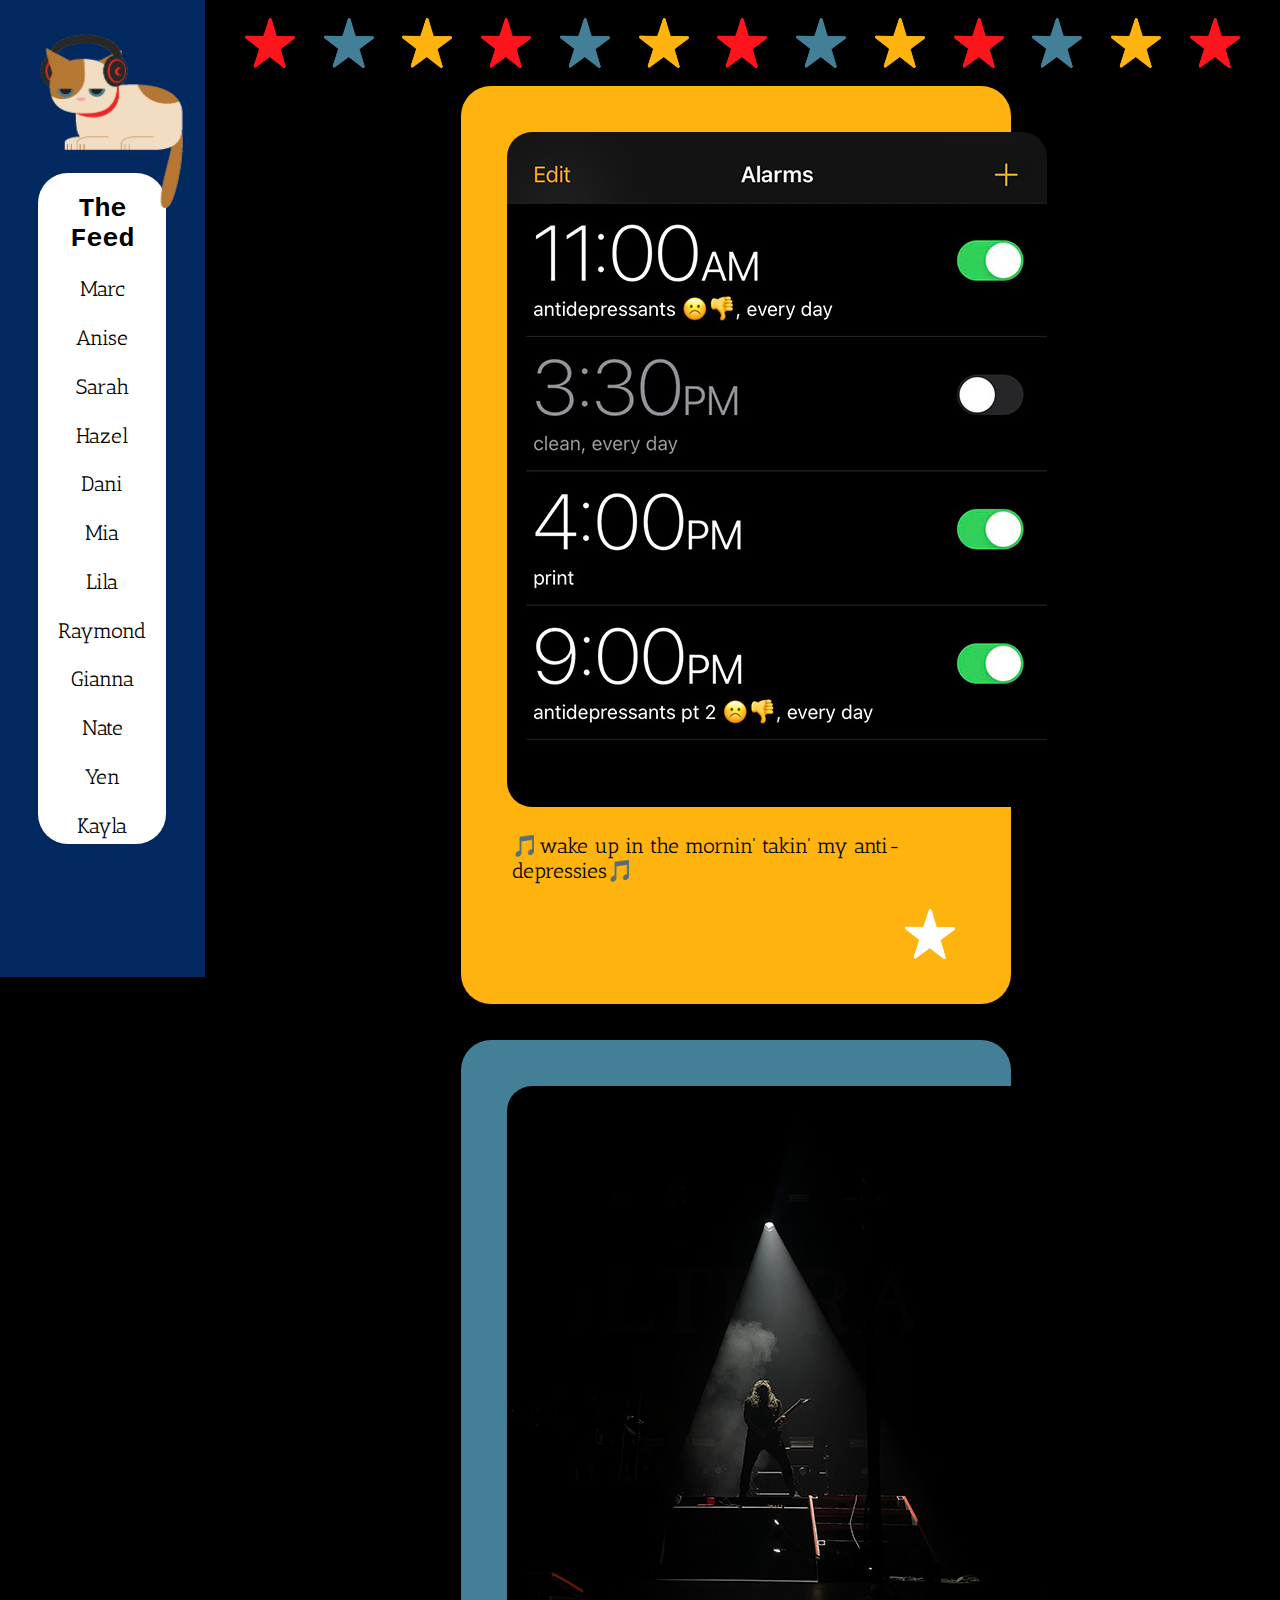
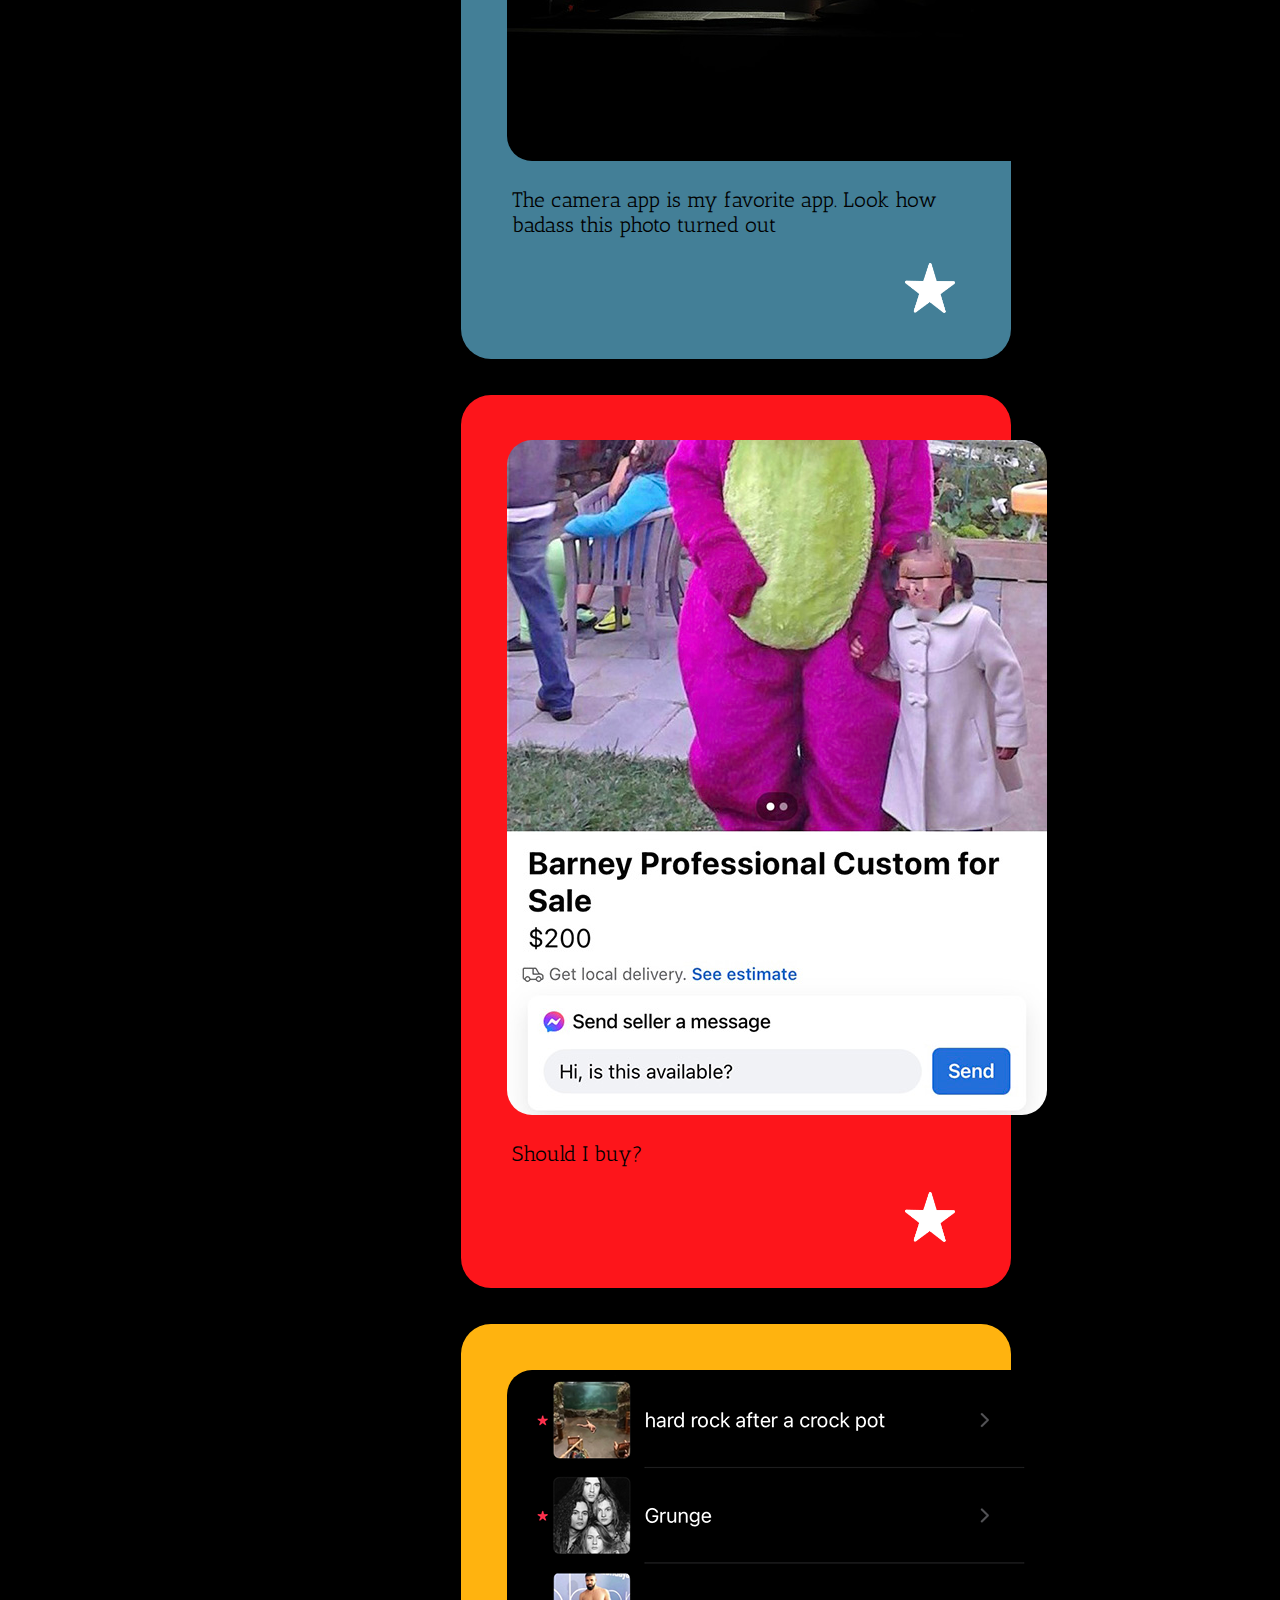
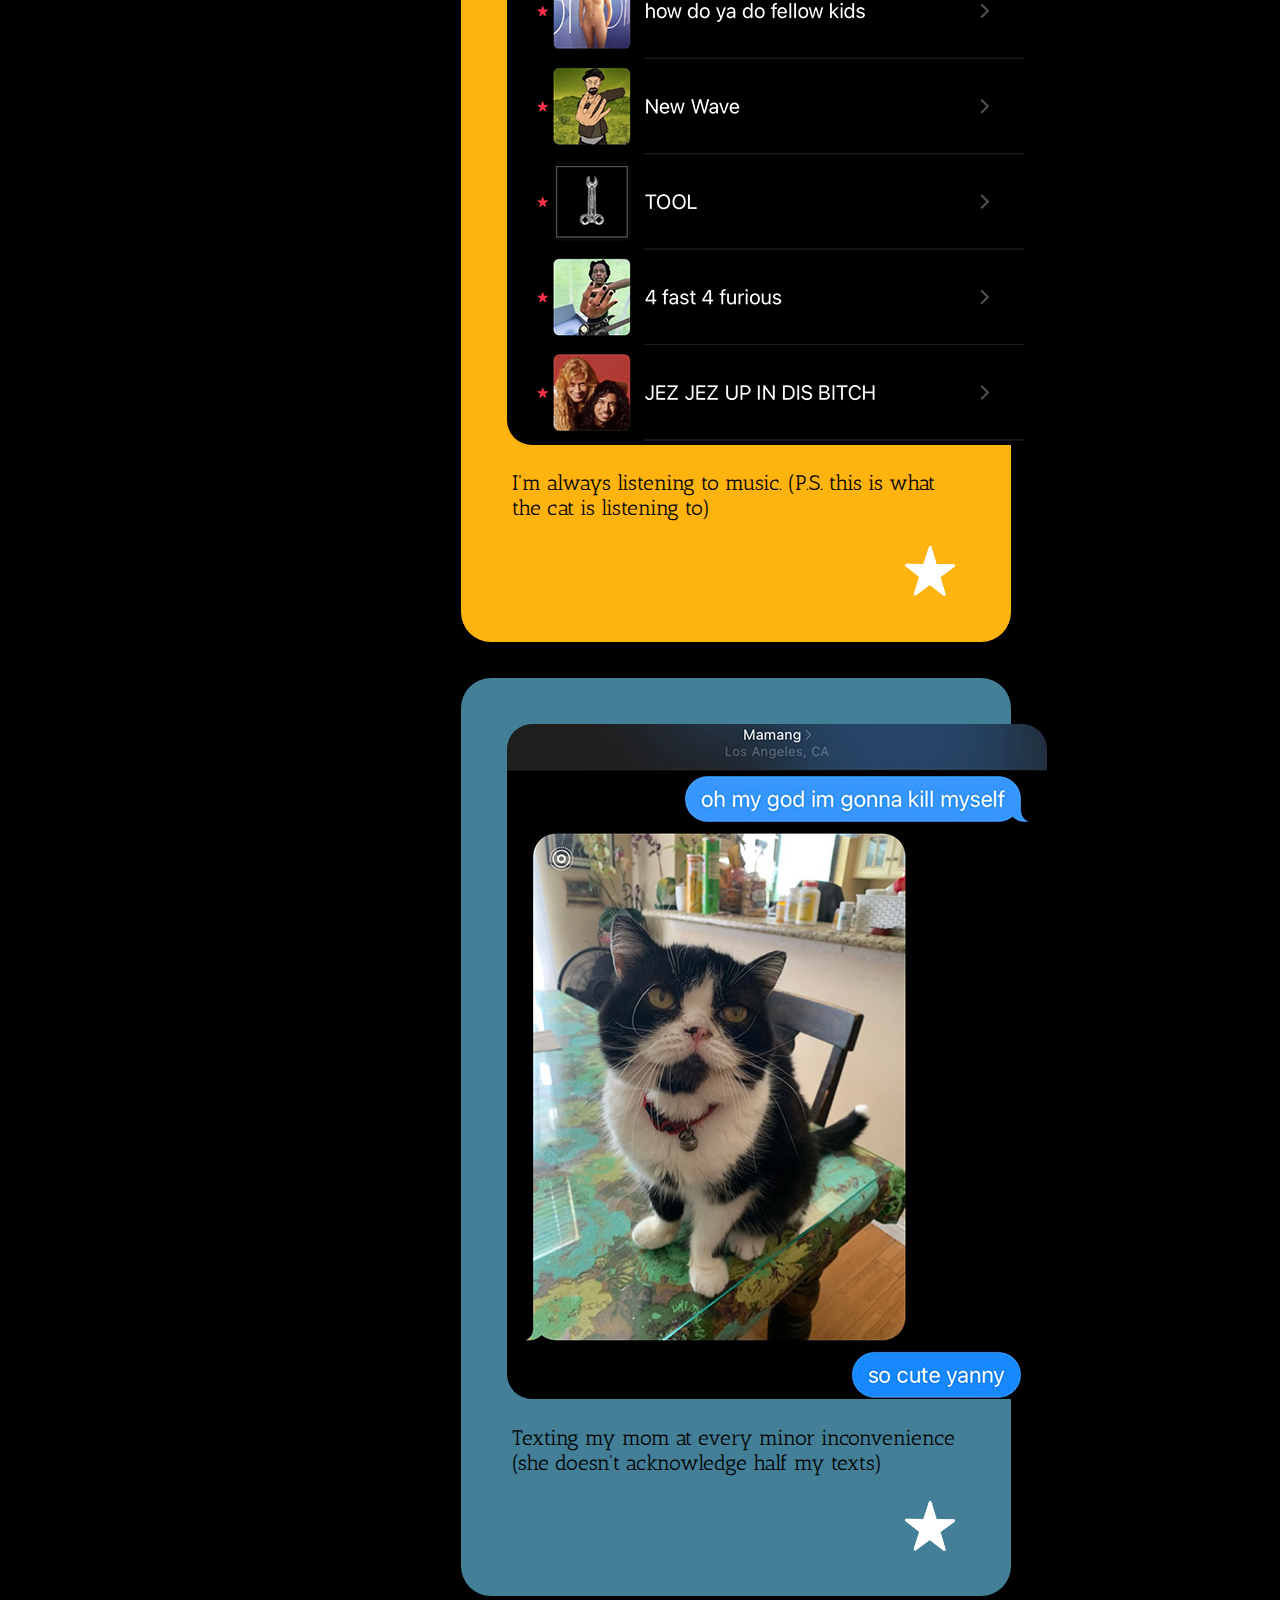
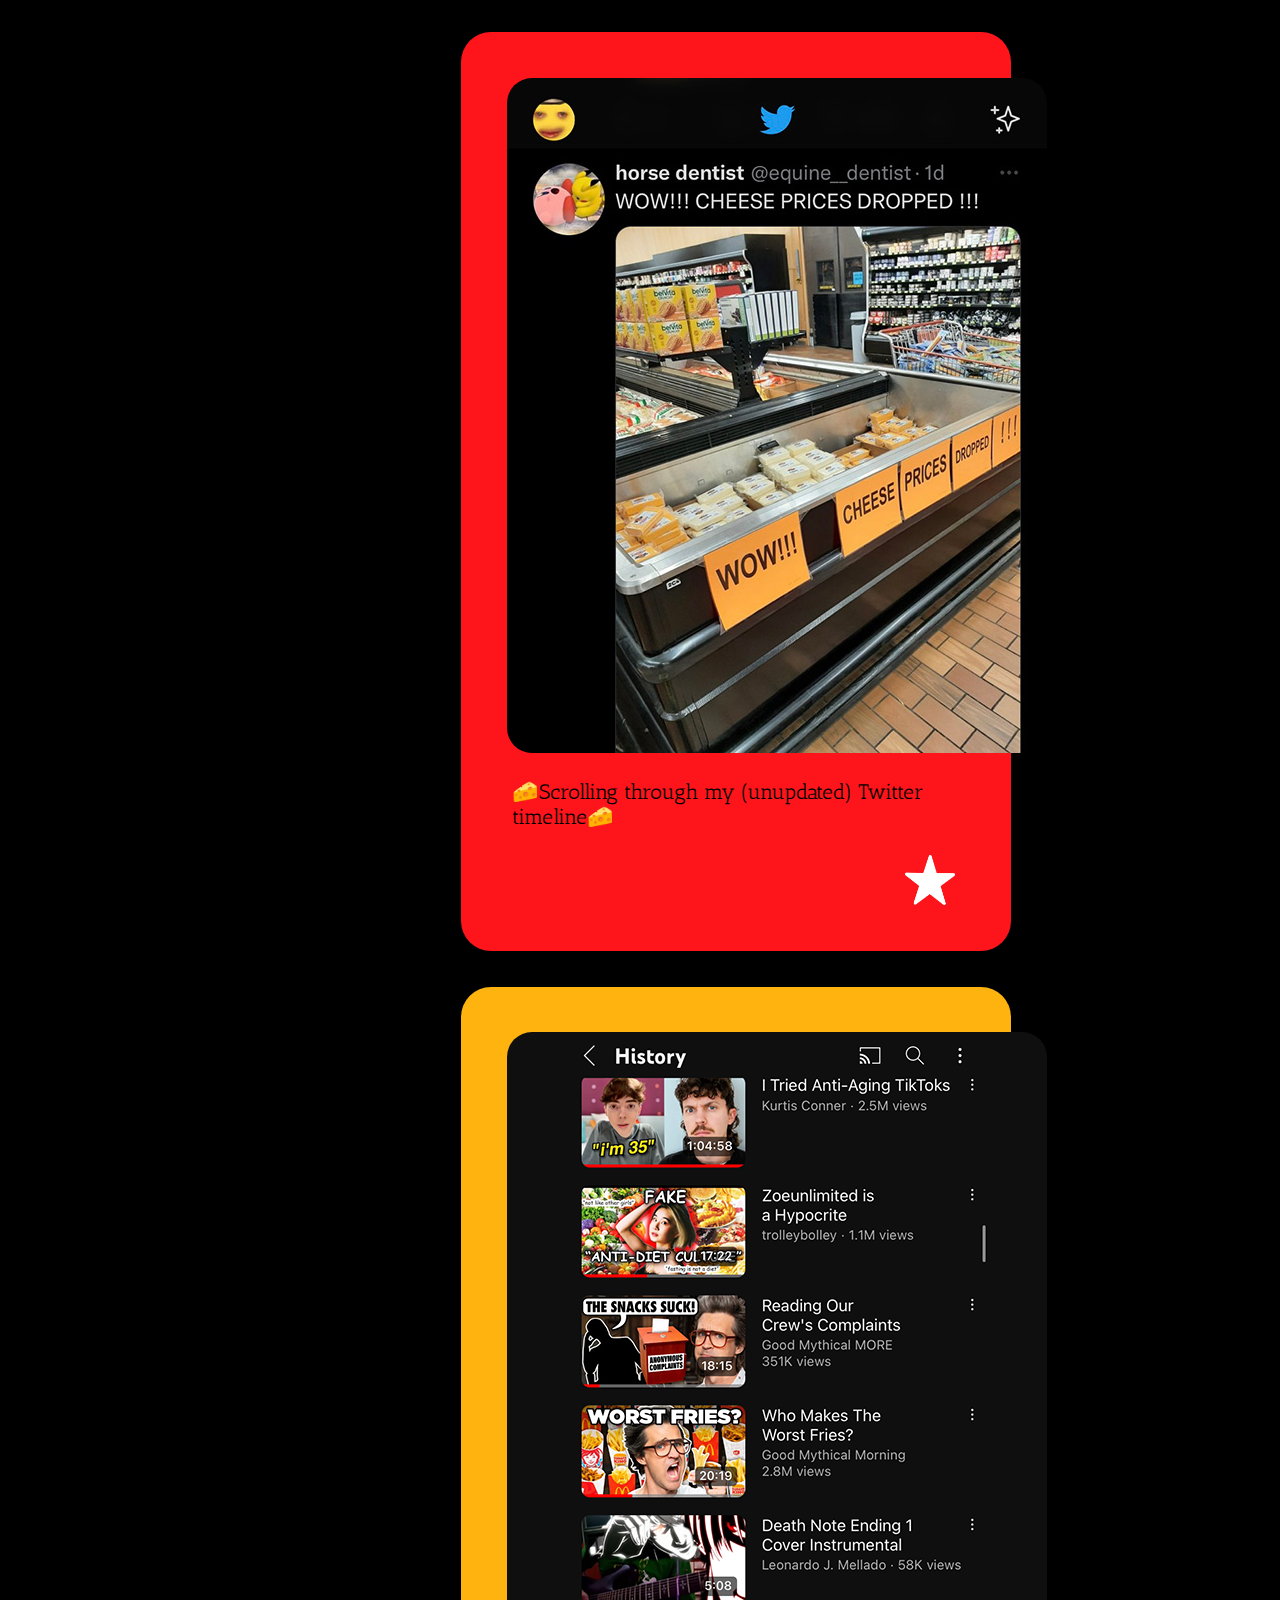
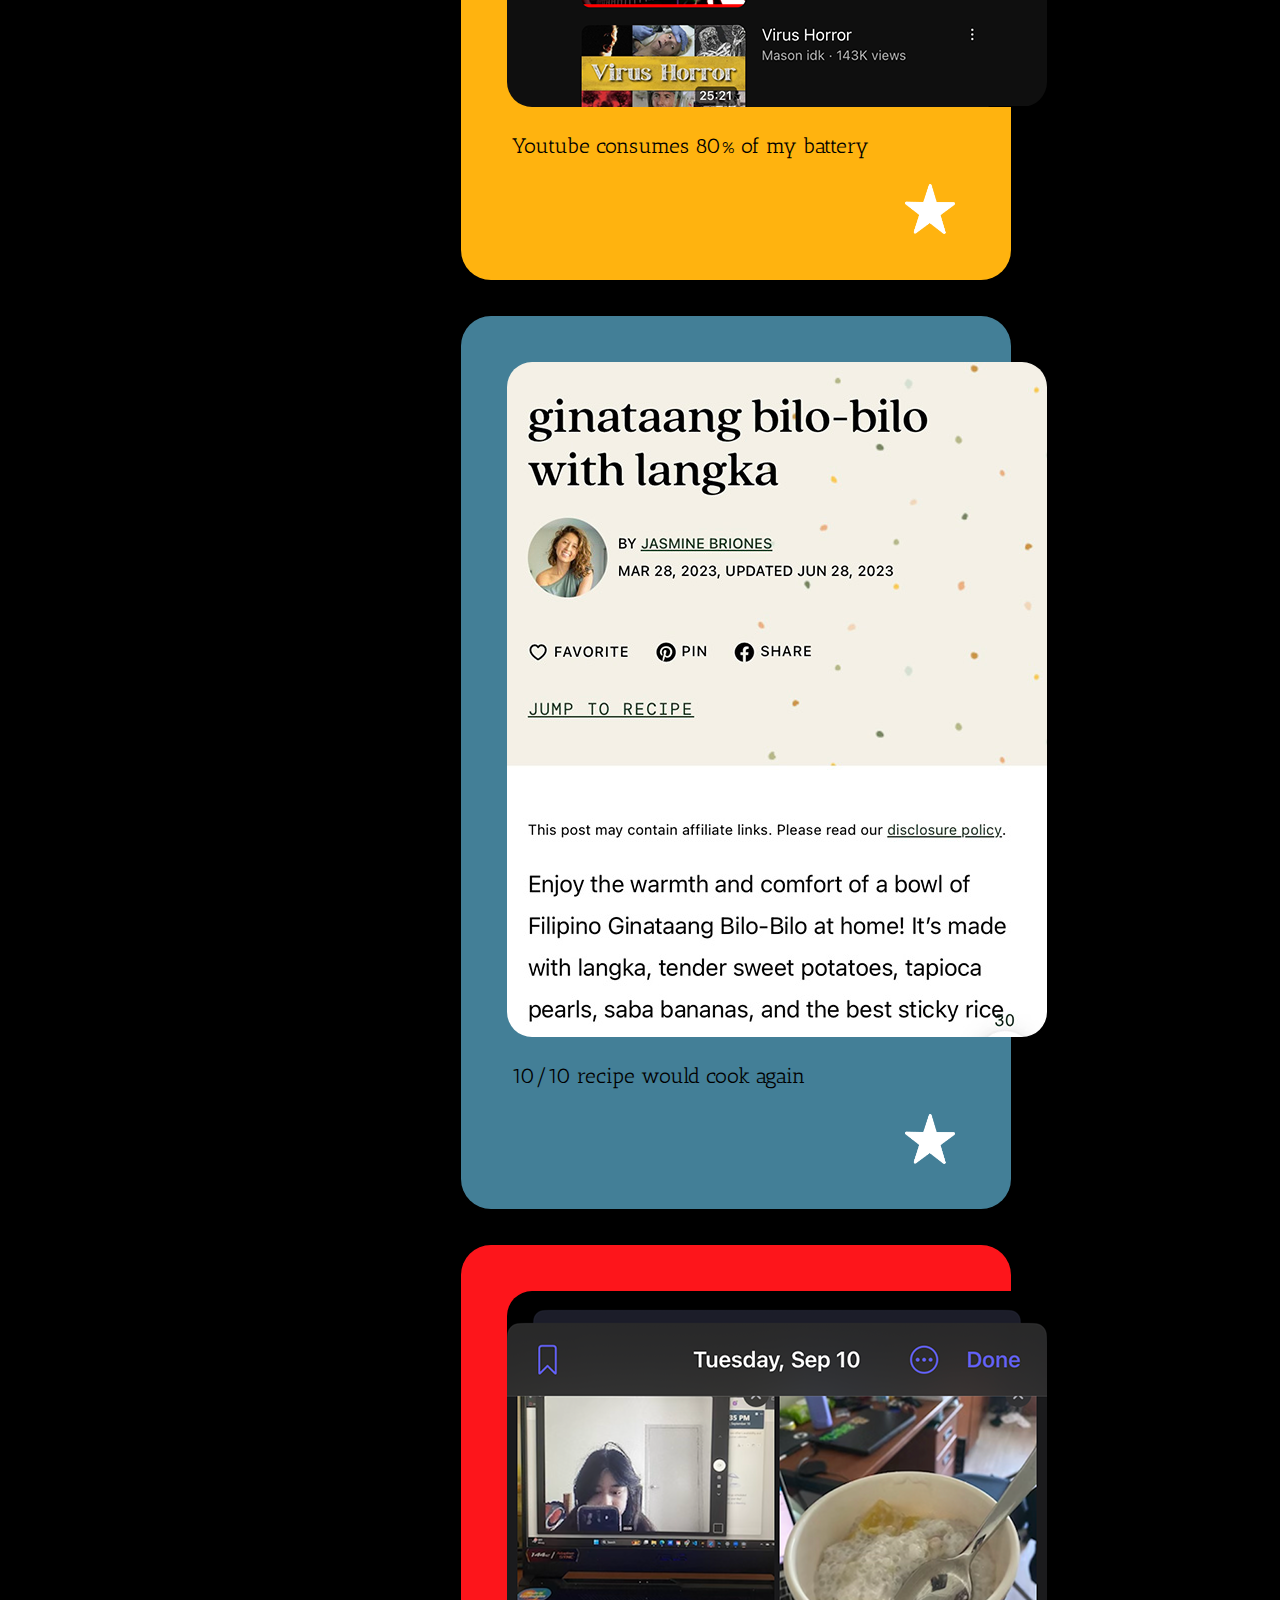
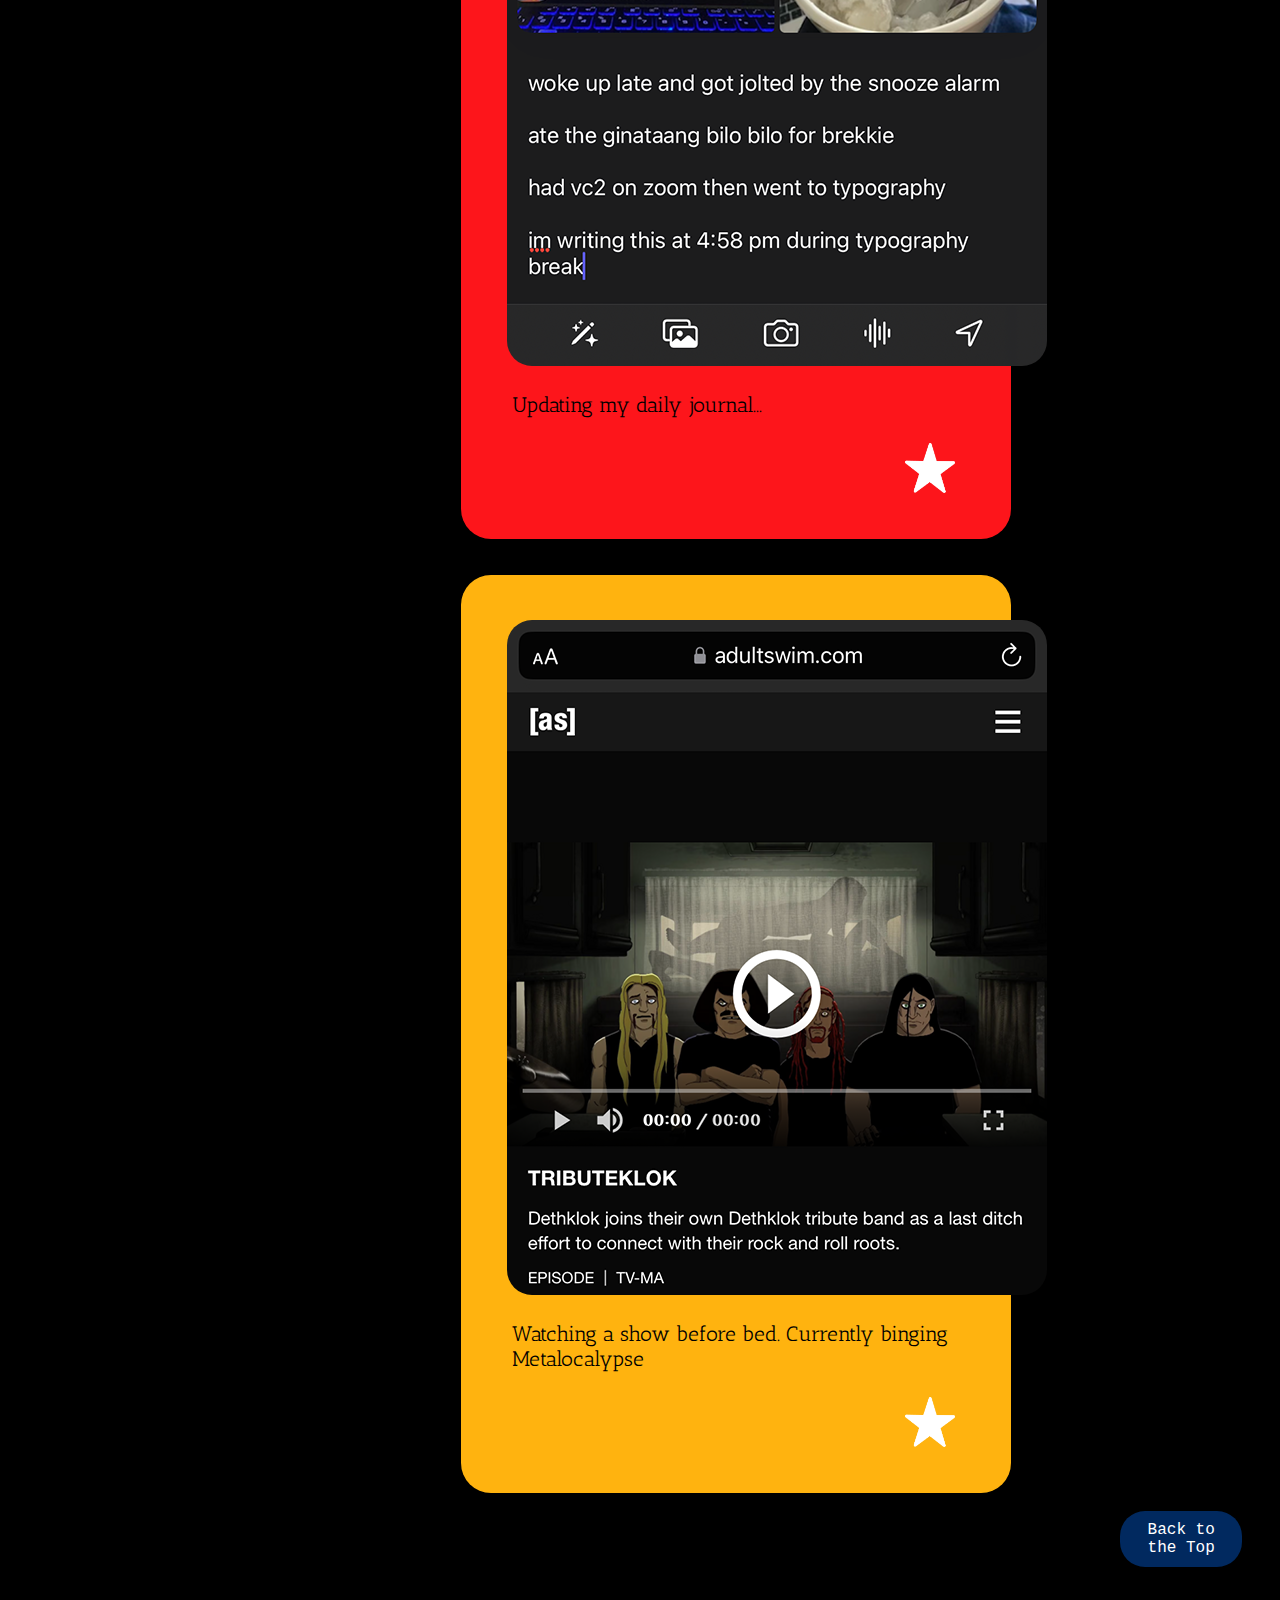
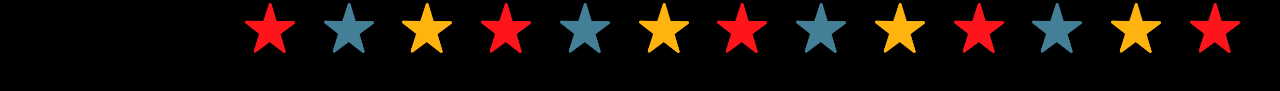
<file: thefeed.html>
<!DOCTYPE html>
<!--[if lt IE 7]>      <html class="no-js lt-ie9 lt-ie8 lt-ie7"> <![endif]-->
<!--[if IE 7]>         <html class="no-js lt-ie9 lt-ie8"> <![endif]-->
<!--[if IE 8]>         <html class="no-js lt-ie9"> <![endif]-->
<!--[if gt IE 8]>      <html class="no-js"> <!--<![endif]-->
<html>
    <head>
        <meta charset="utf-8">
        <meta http-equiv="X-UA-Compatible" content="IE=edge">
        <title>Welcome to the Feed</title>
        <meta name="The Feed Website by Catie" content="">
        <meta name="viewport" content="width=device-width, initial-scale=1">
        <link rel="stylesheet" href="css/style.css">
    </head>
    <body>
        <!-- [if lt IE 7]>
            <p class="browsehappy">You are using an <strong>outdated</strong> browser. Please <a href="#">upgrade your browser</a> to improve your experience.</p>
        <![endif] -->

<!-- TWEAK AND THEN ZIP UP ROOT FOLDER AND EMAIL -->

        <nav>
        <div class="logo">
            <a href="index.html" class="logohover">
            <img src="./img/cat-gif1.gif" width="200px"> 
            </a>
        </div>
            <div class="navtext">
                <h1>The Feed</h1>
                <a href="https://mbagustin.github.io/thefeed/" target="blank">
                <p>Marc</p></a>
                <a href="" target="blank">
                <p>Anise</p></a>
                <a href="https://senkvetch.github.io/thefeed/index.html" target="blank">
                <p>Sarah</p></a>
                <a href="https://hazeljoanne.github.io/the-feed/thefeed.html" target="blank">
                <p>Hazel</p></a>
                <a href="https://jrlao.github.io/thefeed/" target="blank">
                <p>Dani</p></a>
                <a href="https://mkmanalili.github.io/thefeed/" target="blank">
                <p>Mia</p></a>
                <a href=" https://lmohtadi.github.io/The-Feed/Links to an external site." target="blank">
                <p>Lila</p>
                </a>
                <a href="https://rpnairn.github.io/thefeed/" target="blank">
                <p>Raymond</p></a>
                <a href="https://gpalanca.github.io/thefeed/index.html" target="blank">
                <p>Gianna</p></a>
                <a href="https://n-tesler.github.io/thefeed/thefeed.html" target="blank">
                <p>Nate</p></a>
                <a href="" target="blank">
                <p>Yen</p></a>
                <a href="https://kaylausfca.github.io/thefeed/" target="blank">
                <p>Kayla</p></a>
                <a href="https://klwilkens.github.io/thefeed/index.html" target="blank">
                <p>Kailey</p></a>
            </div>
            
        </nav>
    <br>
        <header>
            <img src="img/redstar.png" class="stars2" width="50px" height="50px">
            <img src="img/bluestar.png" class="stars2" width="50px" height="50px">
            <img src="img/yellowstar.png" class="stars2" width="50px" height="50px">
            <img src="img/redstar.png" class="stars2" width="50px" height="50px">
            <img src="img/bluestar.png" class="stars2" width="50px" height="50px">
            <img src="img/yellowstar.png" class="stars2" width="50px" height="50px">
            <img src="img/redstar.png" class="stars2" width="50px" height="50px">
            <img src="img/bluestar.png" class="stars2" width="50px" height="50px">
            <img src="img/yellowstar.png" class="stars2" width="50px" height="50px">
            <img src="img/redstar.png" class="stars2" width="50px" height="50px">
            <img src="img/bluestar.png" class="stars2" width="50px" height="50px">
            <img src="img/yellowstar.png" class="stars2" width="50px" height="50px">
            <img src="img/redstar.png" class="stars2" width="50px" height="50px">
        </header>

    
    <br>

        <main>
            
                <section class="alarms">
                    <img src="img/alarms.jpeg" alt="screenshot of iphone alarms">
                    <p>🎵wake up in the mornin' takin' my anti-depressies🎵</p>
                    <img src="img/whitestar.png" class="whitestars">
                </section>
                <br>
                <br>
                <section class="concert">
                    <img src="img/concert.jpeg"alt="concert photo of guitarist playing under the spotlight"> 
                    <p>The camera app is my favorite app. Look how badass this photo turned out</p>
                    <img src="img/whitestar.png" class="whitestars">
                </section>
                <br>
                <br>    
                <section class="fb">
                    <img src="img/fb1.PNG"alt="screenshot of facebook market place. barney the dinosaur costume is displayed for sale">
                    <p>Should I buy?</p>
                    <img src="img/whitestar.png" class="whitestars">
                </section>
                <br> 
                <br>   
                <section class="music">
                    <img src="img/music.PNG"alt="screenshot of apple music playlists">
                    <p>I'm always listening to music. (P.S. this is what the cat is listening to)</p>
                    <img src="img/whitestar.png" class="whitestars">
                </section>
                <br>
                <br>
                <section class="yaya">
                    <img src="img/yaya.jpg"alt="screenshot of imessage conversation between me and my mom. mom sent a cat picture">
                    <p>Texting my mom at every minor inconvenience (she doesn't acknowledge half my texts)</p>
                    <img src="img/whitestar.png" class="whitestars">
                </section>
                <br>
                <br>    
                <section class="twt">
                    <img src="img/twt.jpeg"alt="screenshot of Twitter homepage. Tweet says 'WOW!!! CHEESE PRICES DROPPED'">
                    <p>🧀Scrolling through my (unupdated) Twitter timeline🧀</p>
                    <img src="img/whitestar.png" class="whitestars">
                </section>
                <br>
                <br>
                <section class="yt">
                    <img src="img/yt.PNG"alt="screenshot of youtube watch history">
                    <p>Youtube consumes 80% of my battery</p>
                    <img src="img/whitestar.png" class="whitestars">
                </section>
                <br>
                <br>
                <section class="recipe">
                    <img src="img/recipe.jpg"alt="screenshot of a website for a ginataan bilo-bilo recipe">
                    <p>10/10 recipe would cook again</p>
                    <img src="img/whitestar.png" class="whitestars">
                </section>
                <br>
                <br>
                <section class="journal">
                    <img src="img/journal.PNG"alt="screenshot of a journal entry with texts and pictures">
                    <p>Updating my daily journal...</p>
                    <img src="img/whitestar.png" class="whitestars" width="50px"height="50px">
                </section>
                <br>
                <br>
                <section class="dethklok">
                    <img src="img/dethklok.PNG"alt="screenshot of adult swim website with an episode preview of a Metalocalypse episode">
                    <p>Watching a show before bed. Currently binging Metalocalypse</p>
                    <img src="img/whitestar.png" class="whitestars">
                </section>

        
        

        </main>
       
        <br>
        <a href="#top" class="topbutton"> Back to the Top</a>
        <br>
        <br>

        <footer>
            <img src="img/redstar.png" class="stars2" width="50px" height="50px">
            <img src="img/bluestar.png" class="stars2" width="50px" height="50px">
            <img src="img/yellowstar.png" class="stars2" width="50px" height="50px">
            <img src="img/redstar.png" class="stars2" width="50px" height="50px">
            <img src="img/bluestar.png" class="stars2" width="50px" height="50px">
            <img src="img/yellowstar.png" class="stars2" width="50px" height="50px">
            <img src="img/redstar.png" class="stars2" width="50px" height="50px">
            <img src="img/bluestar.png" class="stars2" width="50px" height="50px">
            <img src="img/yellowstar.png" class="stars2" width="50px" height="50px">
            <img src="img/redstar.png" class="stars2" width="50px" height="50px">
            <img src="img/bluestar.png" class="stars2" width="50px" height="50px">
            <img src="img/yellowstar.png" class="stars2" width="50px" height="50px">
            <img src="img/redstar.png" class="stars2" width="50px" height="50px">
        </footer>
        <br> -->
         -->
    </body>


</html>
</file>
<file: css/style.css>
@import url('https://fonts.googleapis.com/css2?family=Antic+Slab&display=swap');

@import url('https://fonts.googleapis.com/css2?family=Antic+Slab&family=Ubuntu+Mono:ital,wght@0,400;0,700;1,400;1,700&display=swap');

body{
    background-color: black;
    margin: 0 auto;
    max-width: 100%;
}

main{
    margin-left: 25%;
    max-width: 65%;
    display: flex;
    flex-direction: column;
    justify-content: space-around;
    align-items: center;
}

h1{
    font-family: "Ubuntu Mono", monospace;
    text-align: center;
    font-size: 20pt;
}

p{
    font-family: "Antic Slab", serif;
    text-align: center;
    font-size: 16pt;
    padding: 1%;
}


header,footer{
    margin-left: 18%;
    width: 80%;
    display: flex;
    flex-direction: row;
    justify-content: space-around;
}

.stars2{
    border-radius: 0%;
}

.homelogo{
    position: absolute;
    left: 50%;
    top: 50%;
    transform: translate(-50%,-50%)
}

audio{
    position:absolute;
    left: 50%;
    top: 70%;
    transform: translate(-50%, -50%)
}

.logo{
    position: absolute;
    top: -13px;
    left: 5%;
    z-index: 1;
}

.logohover:hover{
    opacity: 100%;
}

.homelogohover:hover{
    opacity: 100%;
}

nav{
    background-color: #01295F;
    width: 10%;
    padding: 3%;
    height: 100vh;
    position: fixed;
    top: 0px;
    left: 0px;
}

.navtext{
    position: relative;
    top: 15%;
    background-color: white;
    border-radius: 30px;
    padding: 2%;
    height: 74vh; 
    overflow-y: scroll;
    /* scrollbar-color: #01295F white; */
    scrollbar-width: none;
}

a{
    text-decoration: none;
    color: black;
}

a:hover{
    opacity: 50%;
    color: #01295F;
}

.alarms,.music,.yt,.dethklok{
    background-color: #FFB30F;

}

.concert,.yaya,.recipe{
    background-color: #437F97;
}

.fb,.twt,.journal{
    background-color: #fd151b;
}


section{
    border-radius: 30px;
    padding: 5.5%;
    width: 55%;
}

section img{
    border-radius: 25px;
    display: block;
    margin: auto;
}

section p {
    text-align: left;
}


.topbutton {
    color: white;
    font-family: "Ubuntu Mono", monospace;
    text-decoration: none;
    display: flex;
    justify-content: flex-end;
    text-align: center;
    background-color: #01295F;
    padding: 10px;
    border-radius: 25px;
    width: 8%;
    margin-left: 87.5%;
}

.top:hover{
    opacity: 50%;
}


.whitestars{
    text-align: right;
    margin-right: 10px;
    width: 50px;
    height: 50px;
    border-radius: 0%;
}

.whitestars:hover{
    opacity: 50%;
    transform:rotate(-5deg);
}
</file>
